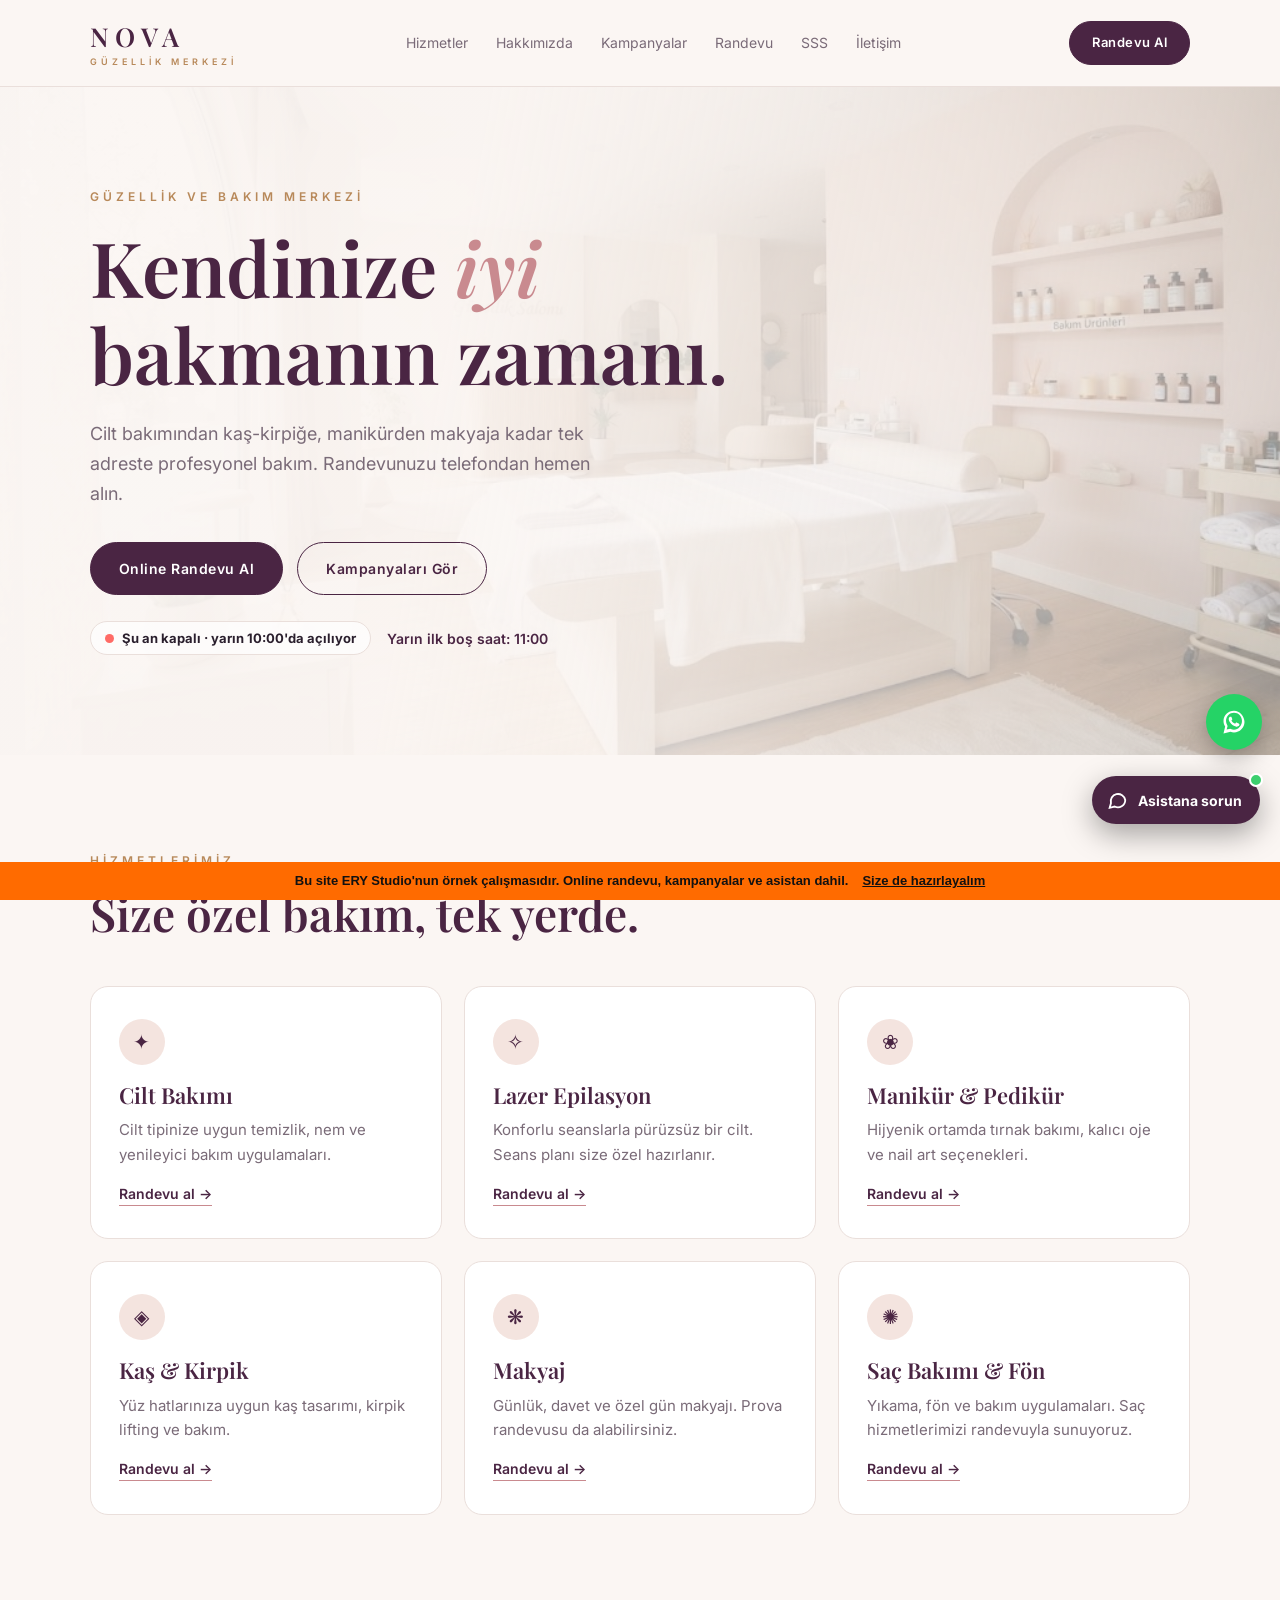
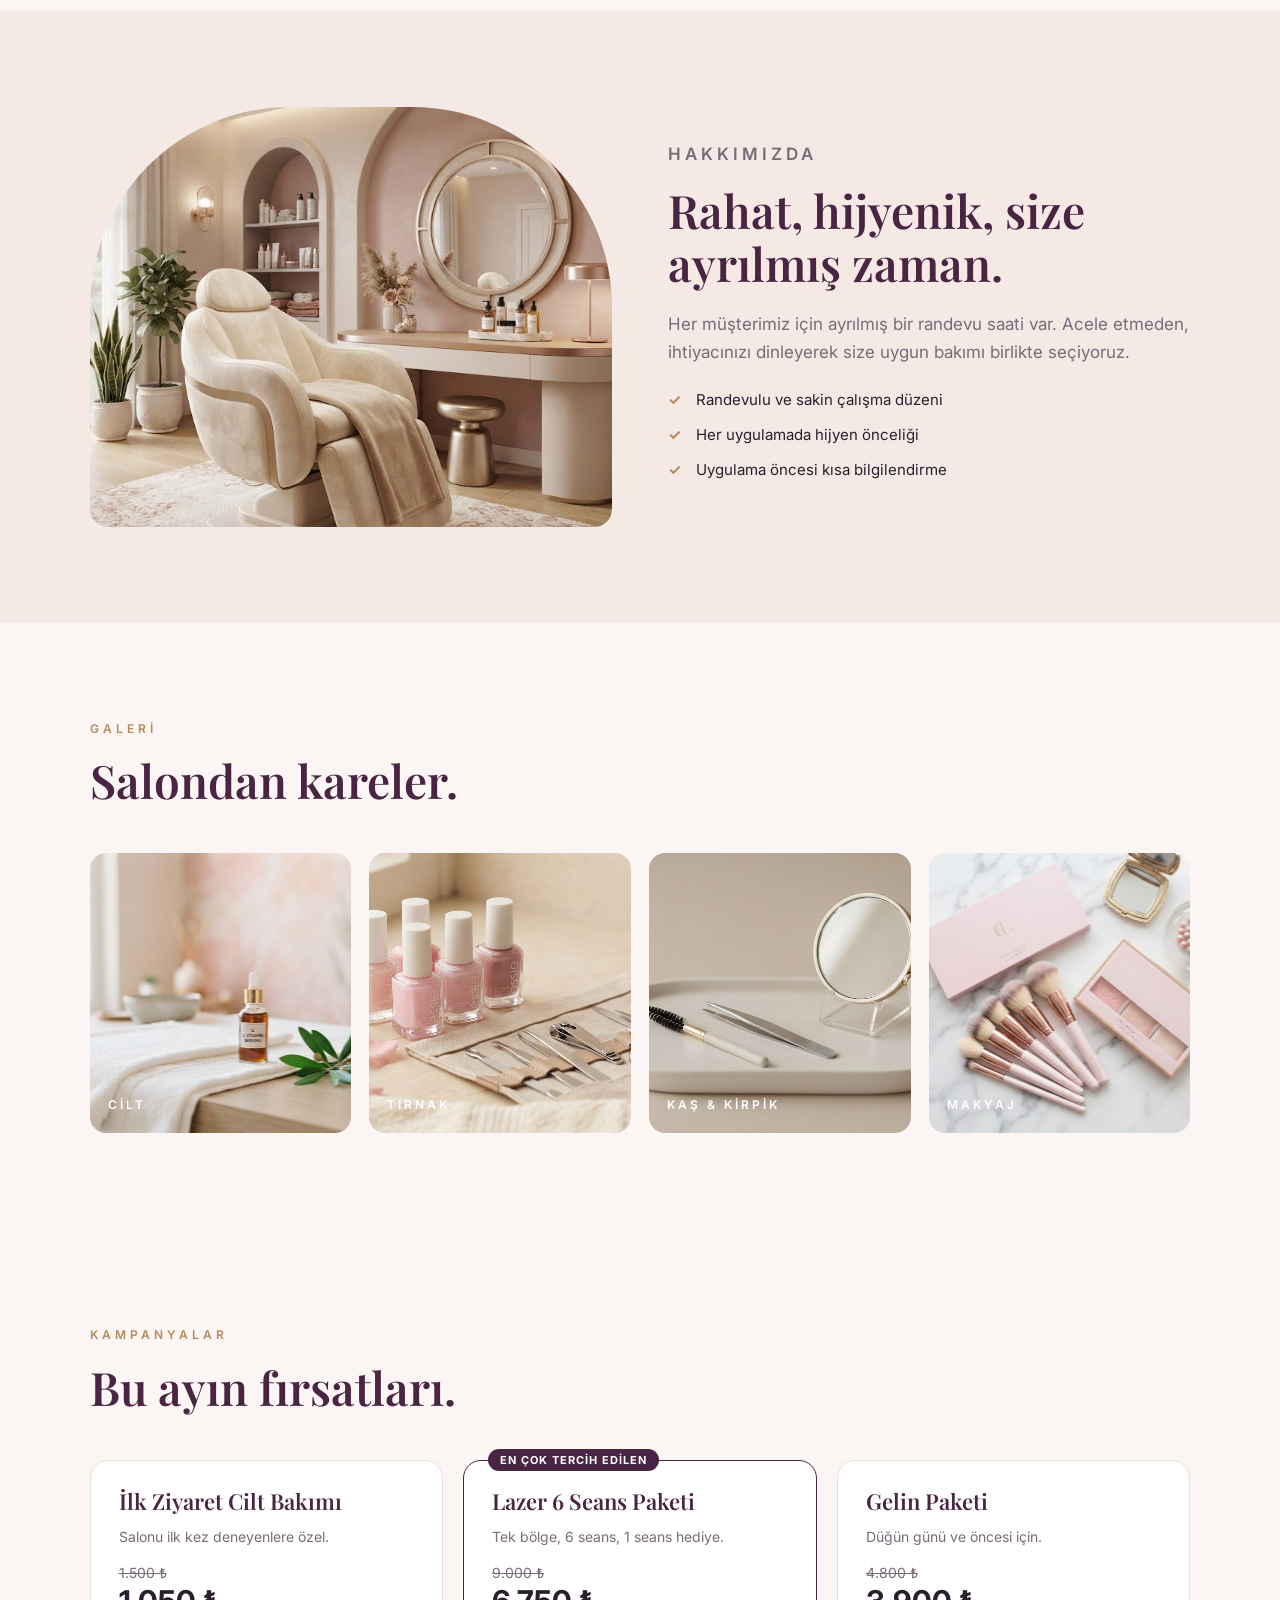
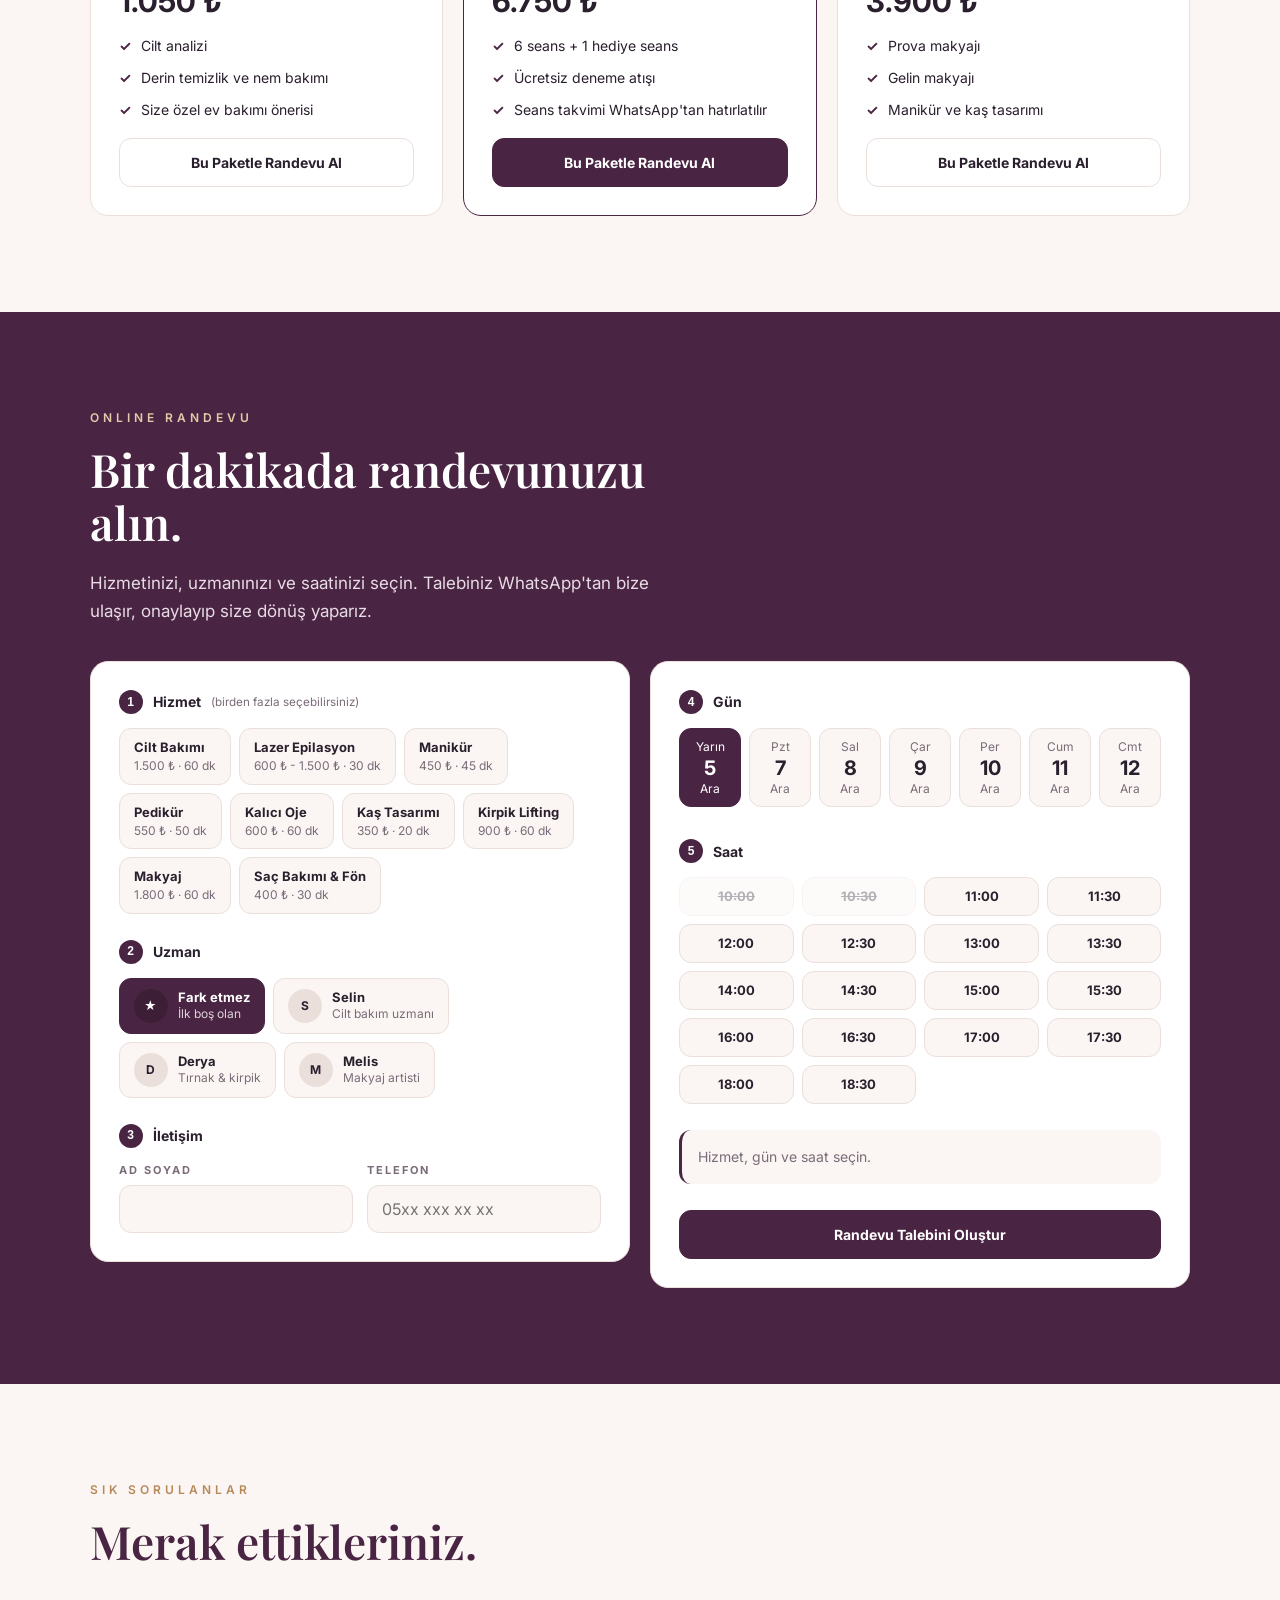
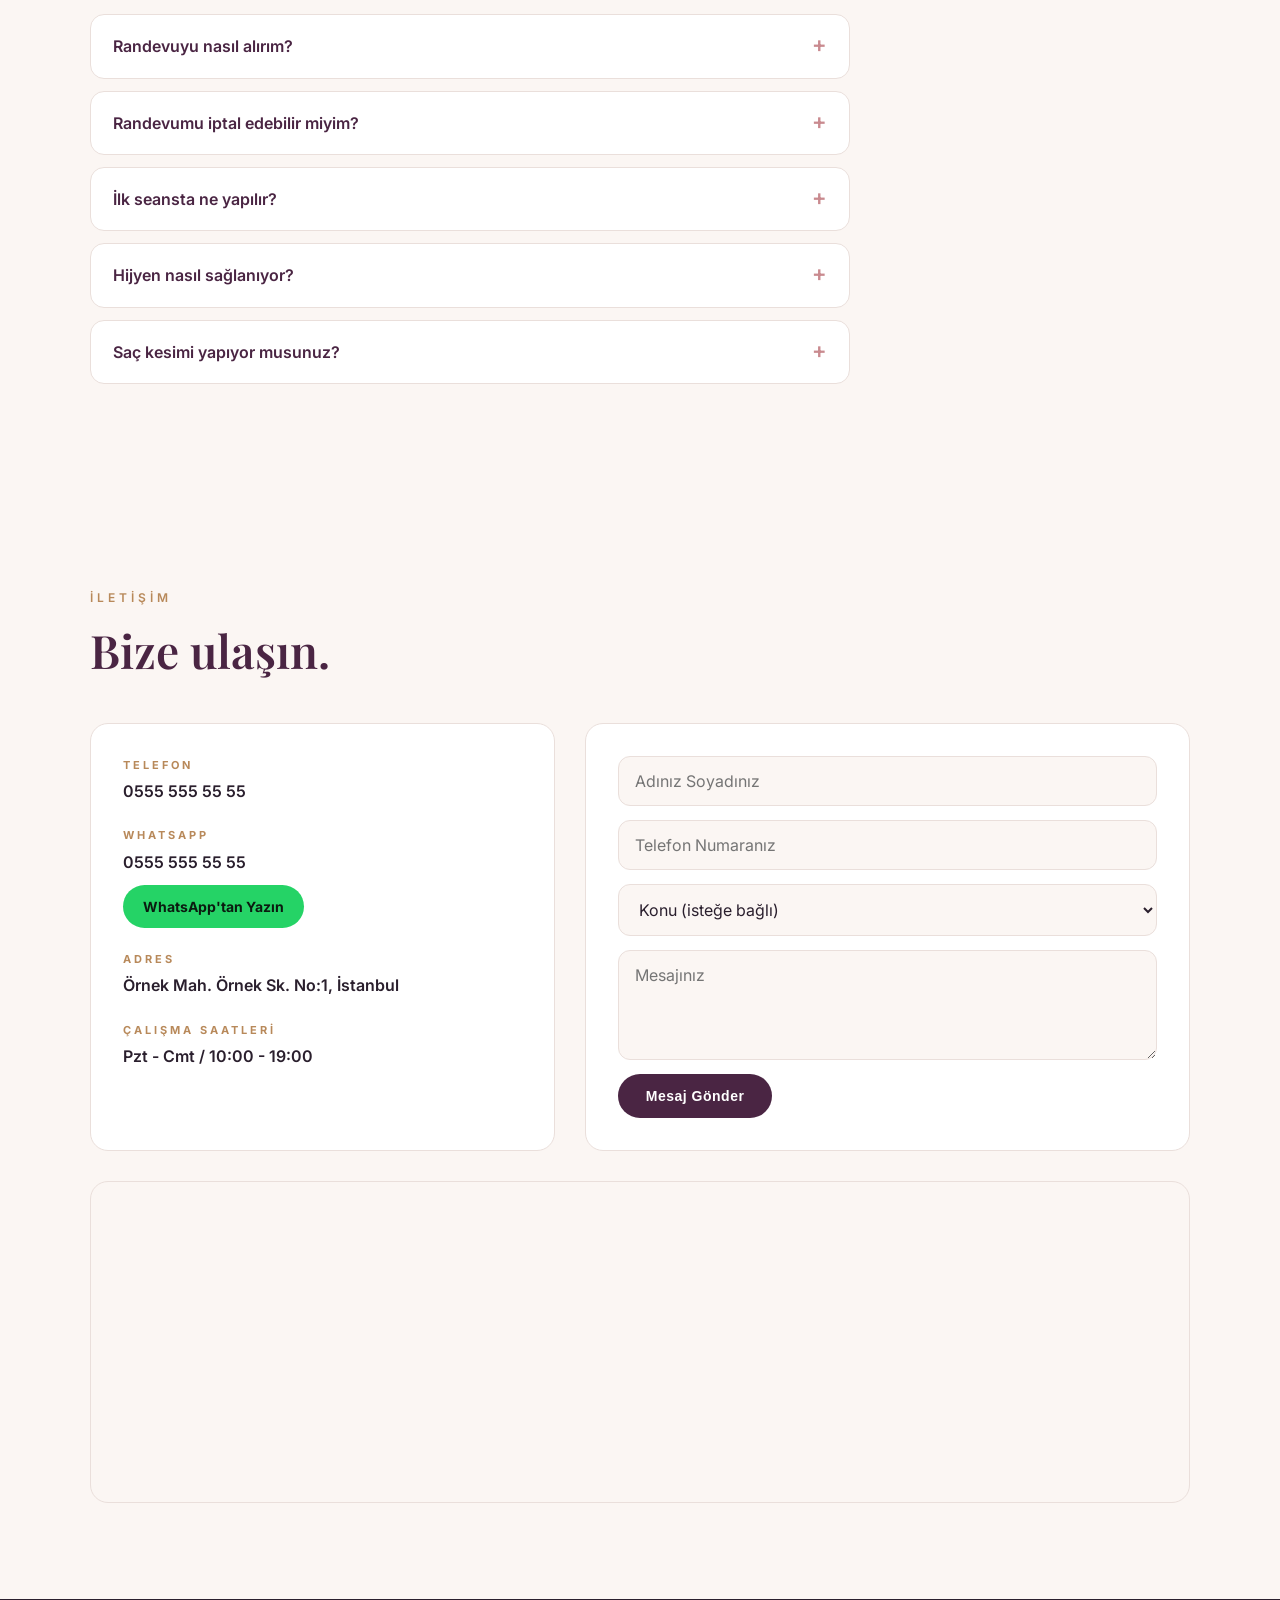
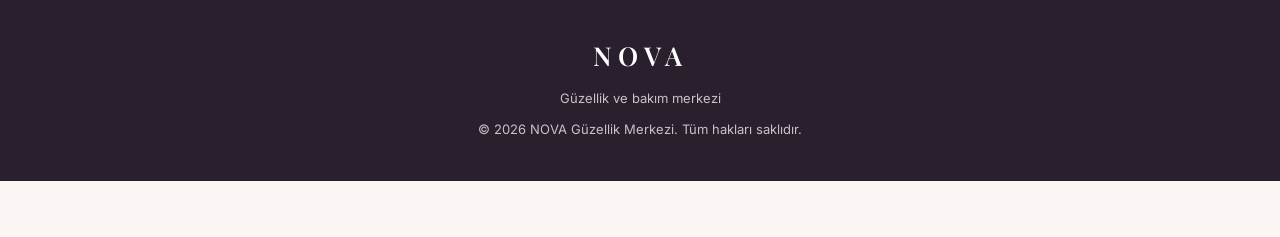
<file: index.html>
<!DOCTYPE html>
<html lang="tr">
<head>
<meta charset="UTF-8">
<meta name="viewport" content="width=device-width, initial-scale=1.0">
<meta name="description" content="Cilt bakımı, lazer epilasyon, manikür-pedikür, kaş-kirpik ve makyaj hizmetleri. Randevunuzu telefondan hemen alın.">
<link rel="icon" type="image/svg+xml" href="images/favicon.svg">
<link rel="icon" type="image/png" sizes="48x48" href="images/favicon.png">
<link rel="apple-touch-icon" href="images/apple-touch-icon.png">
<meta name="theme-color" content="#4a2543">
<title>NOVA | Güzellik ve Bakım Merkezi</title>
<link rel="preconnect" href="https://fonts.googleapis.com">
<link rel="preconnect" href="https://fonts.gstatic.com" crossorigin>
<link href="https://fonts.googleapis.com/css2?family=Inter:wght@400;600;700&family=Playfair+Display:ital,wght@0,600;1,600&display=swap" rel="stylesheet">
<link rel="stylesheet" href="style.css">
<link rel="stylesheet" href="ery-kit.css">
<style>
  /* ERY Kit renkleri ve yeni bölümler */
  :root { --k-panel:#fff; --k-field:#fbf6f3; --k-line:#eadfdb; --k-text:#2a1f2d; --k-muted:#7a6b78; --k-accent:#4a2543; --k-on-accent:#fff; --k-radius:18px; --k-pill:12px; --k-font:'Inter',Arial,sans-serif; --k-shadow:0 20px 60px rgba(74,37,67,.25); }
  .kit-lead { max-width: 600px; margin: -26px 0 36px; font-size: 17px; }
  .steps .kit-lead { color: #e8dbe5; }
  .packs-section { padding: 96px 7%; }
  .hero-status { display: flex; flex-wrap: wrap; gap: 10px 16px; align-items: center; margin-top: 26px; }
  .hero-status [data-k-next] { color: var(--plum); font-weight: 600; font-size: 14px; }
  .k-pack h3, .k-loyal h3 { font-family: 'Playfair Display', Georgia, serif; color: var(--plum); }
  .k-step b { font-family: Arial, sans-serif; }
  .wa-float { bottom: 150px; }
  @media (max-width: 700px) { .packs-section { padding: 56px 5%; } .kit-lead { margin: -16px 0 26px; font-size: 16px; } .wa-float { bottom: 158px; } }
</style>
<script src="script.js" defer></script>
<script src="site.js" defer></script>
<script src="ery-kit.js" defer></script>
</head>
<body>

<!--
  MÜŞTERİYE TESLİM EDERKEN DEĞİŞTİRİLECEKLER:
  1) İşletme adı (NOVA), telefon: 0555 555 55 55 / +905555555555 (tel, WhatsApp, hero)
  2) Adres, çalışma saatleri ve harita (iframe + "Yol Tarifi Al" linki)
  3) Form adresi (formsubmit.co/...) ve _next adresi
  4) Hizmet listesini işletmeye göre düzenle (saç hizmeti gerekmiyorsa son kartı sil)
  5) Alttaki "örnek çalışma" şeridini (class="ery-demo") sil
-->

<header class="header">
    <a href="index.html" class="logo">NOVA<small>GÜZELLİK MERKEZİ</small></a>
    <nav id="menu">
        <a href="#hizmetler">Hizmetler</a>
        <a href="#hakkimizda">Hakkımızda</a>
        <a href="#kampanya">Kampanyalar</a>
        <a href="#randevu">Randevu</a>
        <a href="#sss">SSS</a>
        <a href="#iletisim">İletişim</a>
    </nav>
    <a href="#randevu" class="btn small head-cta">Randevu Al</a>
    <button class="menu-toggle" type="button" aria-label="Menüyü aç" aria-expanded="false" aria-controls="menu"><span></span><span></span><span></span></button>
</header>

<main>
<section class="hero" id="anasayfa">
    <div class="hero-content">
        <p class="eyebrow">GÜZELLİK VE BAKIM MERKEZİ</p>
        <h1>Kendinize <em>iyi</em> bakmanın zamanı.</h1>
        <p class="lead">Cilt bakımından kaş-kirpiğe, manikürden makyaja kadar tek adreste profesyonel bakım. Randevunuzu telefondan hemen alın.</p>
        <div class="actions">
            <a href="#randevu" class="btn">Online Randevu Al</a>
            <a href="#kampanya" class="btn ghost">Kampanyaları Gör</a>
        </div>
        <div class="hero-status">
            <p data-k-open class="light">Pzt - Cmt / 10:00 - 19:00</p>
            <p data-k-next></p>
        </div>
    </div>
</section>

<section class="services" id="hizmetler">
    <div class="heading">
        <p class="label">HİZMETLERİMİZ</p>
        <h2>Size özel bakım, tek yerde.</h2>
    </div>
    <div class="service-grid">
        <article class="card"><div class="ic">✦</div><h3>Cilt Bakımı</h3><p>Cilt tipinize uygun temizlik, nem ve yenileyici bakım uygulamaları.</p><a class="pick" href="#randevu" data-service="Cilt Bakımı" data-k-pick="cilt">Randevu al →</a></article>
        <article class="card"><div class="ic">✧</div><h3>Lazer Epilasyon</h3><p>Konforlu seanslarla pürüzsüz bir cilt. Seans planı size özel hazırlanır.</p><a class="pick" href="#randevu" data-service="Lazer Epilasyon" data-k-pick="lazer">Randevu al →</a></article>
        <article class="card"><div class="ic">❀</div><h3>Manikür &amp; Pedikür</h3><p>Hijyenik ortamda tırnak bakımı, kalıcı oje ve nail art seçenekleri.</p><a class="pick" href="#randevu" data-service="Manikür &amp; Pedikür" data-k-pick="mani">Randevu al →</a></article>
        <article class="card"><div class="ic">◈</div><h3>Kaş &amp; Kirpik</h3><p>Yüz hatlarınıza uygun kaş tasarımı, kirpik lifting ve bakım.</p><a class="pick" href="#randevu" data-service="Kaş &amp; Kirpik" data-k-pick="kas">Randevu al →</a></article>
        <article class="card"><div class="ic">❋</div><h3>Makyaj</h3><p>Günlük, davet ve özel gün makyajı. Prova randevusu da alabilirsiniz.</p><a class="pick" href="#randevu" data-service="Makyaj" data-k-pick="makyaj">Randevu al →</a></article>
        <article class="card"><div class="ic">✺</div><h3>Saç Bakımı &amp; Fön</h3><p>Yıkama, fön ve bakım uygulamaları. Saç hizmetlerimizi randevuyla sunuyoruz.</p><a class="pick" href="#randevu" data-service="Saç Bakımı &amp; Fön" data-k-pick="fon">Randevu al →</a></article>
    </div>
</section>

<section class="about" id="hakkimizda">
    <div class="about-image" role="img" aria-label="Salon içi"></div>
    <div>
        <p class="label">HAKKIMIZDA</p>
        <h2>Rahat, hijyenik, size ayrılmış zaman.</h2>
        <p>Her müşterimiz için ayrılmış bir randevu saati var. Acele etmeden, ihtiyacınızı dinleyerek size uygun bakımı birlikte seçiyoruz.</p>
        <ul class="perks">
            <li>Randevulu ve sakin çalışma düzeni</li>
            <li>Her uygulamada hijyen önceliği</li>
            <li>Uygulama öncesi kısa bilgilendirme</li>
        </ul>
    </div>
</section>

<section class="gallery" id="galeri">
    <div class="heading">
        <p class="label">GALERİ</p>
        <h2>Salondan kareler.</h2>
    </div>
    <div class="gallery-grid">
        <div tabindex="0" class="g g1" role="img" aria-label="Cilt bakımı">CİLT</div>
        <div tabindex="0" class="g g2" role="img" aria-label="Tırnak bakımı">TIRNAK</div>
        <div tabindex="0" class="g g3" role="img" aria-label="Kirpik ve kaş">KAŞ &amp; KİRPİK</div>
        <div tabindex="0" class="g g4" role="img" aria-label="Makyaj">MAKYAJ</div>
    </div>
</section>

<section class="packs-section" id="kampanya">
    <div class="heading">
        <p class="label">KAMPANYALAR</p>
        <h2>Bu ayın fırsatları.</h2>
    </div>
    <div data-k-packs></div>
</section>

<section class="steps" id="randevu">
    <div class="heading">
        <p class="label">ONLINE RANDEVU</p>
        <h2>Bir dakikada randevunuzu alın.</h2>
    </div>
    <p class="kit-lead">Hizmetinizi, uzmanınızı ve saatinizi seçin. Talebiniz WhatsApp'tan bize ulaşır, onaylayıp size dönüş yaparız.</p>
    <div data-k-booking></div>
</section>

<section class="faq" id="sss">
    <div class="heading">
        <p class="label">SIK SORULANLAR</p>
        <h2>Merak ettikleriniz.</h2>
    </div>
    <div class="faq-list">
        <details><summary>Randevuyu nasıl alırım?</summary><p>Sayfadaki online randevu bölümünden hizmetinizi, uzmanınızı ve boş saati seçebilirsiniz. Dilerseniz telefonla arayabilir ya da WhatsApp'tan yazabilirsiniz.</p></details>
        <details><summary>Randevumu iptal edebilir miyim?</summary><p>Elbette. Planınız değişirse bir gün önceden haber vermeniz yeterli, yeni bir saat ayarlarız.</p></details>
        <details><summary>İlk seansta ne yapılır?</summary><p>Önce cildiniz ve beklentileriniz hakkında kısa bir görüşme yapılır, ardından size uygun uygulama planlanır.</p></details>
        <details><summary>Hijyen nasıl sağlanıyor?</summary><p>Kullanılan ekipmanlar her müşteriden sonra temizlenir, tek kullanımlık ürünler yenilenir.</p></details>
        <details><summary>Saç kesimi yapıyor musunuz?</summary><p>Saç bakımı ve fön hizmeti veriyoruz. Saç kesimi için lütfen bize danışın.</p></details>
    </div>
</section>

<section class="contact" id="iletisim">
    <div class="heading">
        <p class="label">İLETİŞİM</p>
        <h2>Bize ulaşın.</h2>
    </div>
    <div class="contact-grid">
        <div class="info">
            <div class="item"><span>TELEFON</span><strong><a href="tel:+905555555555">0555 555 55 55</a></strong></div>
            <div class="item"><span>WHATSAPP</span><strong><a href="https://wa.me/905555555555" target="_blank" rel="noopener">0555 555 55 55</a></strong><br><a href="https://wa.me/905555555555" target="_blank" rel="noopener" class="wa">WhatsApp'tan Yazın</a></div>
            <div class="item"><span>ADRES</span><strong>Örnek Mah. Örnek Sk. No:1, İstanbul</strong></div>
            <div class="item"><span>ÇALIŞMA SAATLERİ</span><strong>Pzt - Cmt / 10:00 - 19:00</strong></div>
        </div>

        <!-- Örnek form: mesajlar ERY Studio'ya düşer. Müşteriye teslimde adresi değiştir. -->
        <form class="form" action="https://formsubmit.co/iletisim@erystudio.com" method="POST">
            <input type="hidden" name="_subject" value="NOVA Güzellik ÖRNEK SİTE - Form Denemesi">
            <input type="hidden" name="_template" value="table">
            <input type="hidden" name="_captcha" value="false">
            <input type="hidden" name="_next" value="https://emreryurek.github.io/guzellik/tesekkurler.html">
            <input type="text" name="_honey" class="hp" tabindex="-1" autocomplete="off">
            <input type="text" name="name" placeholder="Adınız Soyadınız" autocomplete="name" required>
            <input type="tel" name="phone" placeholder="Telefon Numaranız" autocomplete="tel" required>
            <select name="service">
                <option value="">Konu (isteğe bağlı)</option>
                <option>Cilt Bakımı</option>
                <option>Lazer Epilasyon</option>
                <option>Manikür &amp; Pedikür</option>
                <option>Kaş &amp; Kirpik</option>
                <option>Makyaj</option>
                <option>Saç Bakımı &amp; Fön</option>
            </select>
            <textarea name="message" rows="4" placeholder="Mesajınız"></textarea>
            <button type="submit" class="btn">Mesaj Gönder</button>
        </form>
    </div>

    <div class="map">
        <iframe src="https://www.google.com/maps?q=Istanbul%2C%20Turkey&output=embed" title="NOVA konum haritası" loading="lazy" allowfullscreen referrerpolicy="no-referrer-when-downgrade"></iframe>
    </div>
</section>
</main>

<footer>
    <a href="index.html" class="logo">NOVA</a>
    <p>Güzellik ve bakım merkezi</p>
    <p>© 2026 NOVA Güzellik Merkezi. Tüm hakları saklıdır.</p>
</footer>

<a class="wa-float" href="https://wa.me/905555555555?text=Merhaba%2C%20randevu%20almak%20istiyorum." target="_blank" rel="noopener" aria-label="WhatsApp ile randevu al"><svg viewBox="0 0 32 32" width="28" height="28" fill="#fff" aria-hidden="true"><path d="M16 3C9.4 3 4 8.3 4 14.9c0 2.3.7 4.5 1.9 6.3L4 29l8-1.9c1.2.6 2.6.9 4 .9 6.6 0 12-5.3 12-11.9S22.600 3 16 3zm0 21.800c-1.300 0-2.600-.3-3.700-.9l-.5-.3-4.200 1 1.100-4-.3-.5a9.700 9.700 0 0 1-1.500-5.200C6.900 9.500 11 5.500 16 5.500s9.100 4 9.100 9.400-4.100 9.900-9.100 9.900zm5-7.400c-.3-.1-1.600-.8-1.900-.9-.3-.1-.5-.1-.7.100l-.9 1.100c-.2.200-.3.200-.6.100-1.600-.8-2.700-1.400-3.700-3.200-.3-.5.300-.5.800-1.500.1-.2 0-.4 0-.5l-.9-2.200c-.2-.5-.4-.5-.7-.5h-.6c-.2 0-.5.100-.8.400-.3.300-1 1-1 2.500s1.100 2.900 1.200 3.100c.1.200 2.100 3.300 5.200 4.600 1.900.8 2.700.9 3.600.7.600-.1 1.700-.7 2-1.400.2-.7.200-1.200.2-1.400-.1-.1-.3-.2-.6-.3z"/></svg></a>

<div class="lightbox" id="lightbox" hidden role="dialog" aria-modal="true" aria-label="Görsel"><button class="lb-close" aria-label="Kapat">×</button><div class="lb-img"></div></div>

<div class="ery-demo">
    <span>Bu site ERY Studio'nun örnek çalışmasıdır. Online randevu, kampanyalar ve asistan dahil.</span>
    <a href="https://wa.me/905325023600?text=Merhaba%2C%20g%C3%BCzellik%20salonu%20%C3%B6rne%C4%9Fini%20g%C3%B6rd%C3%BCm%2C%20bana%20da%20site%20istiyorum." target="_blank" rel="noopener">Size de hazırlayalım</a>
</div>

</body>
</html>
</file>
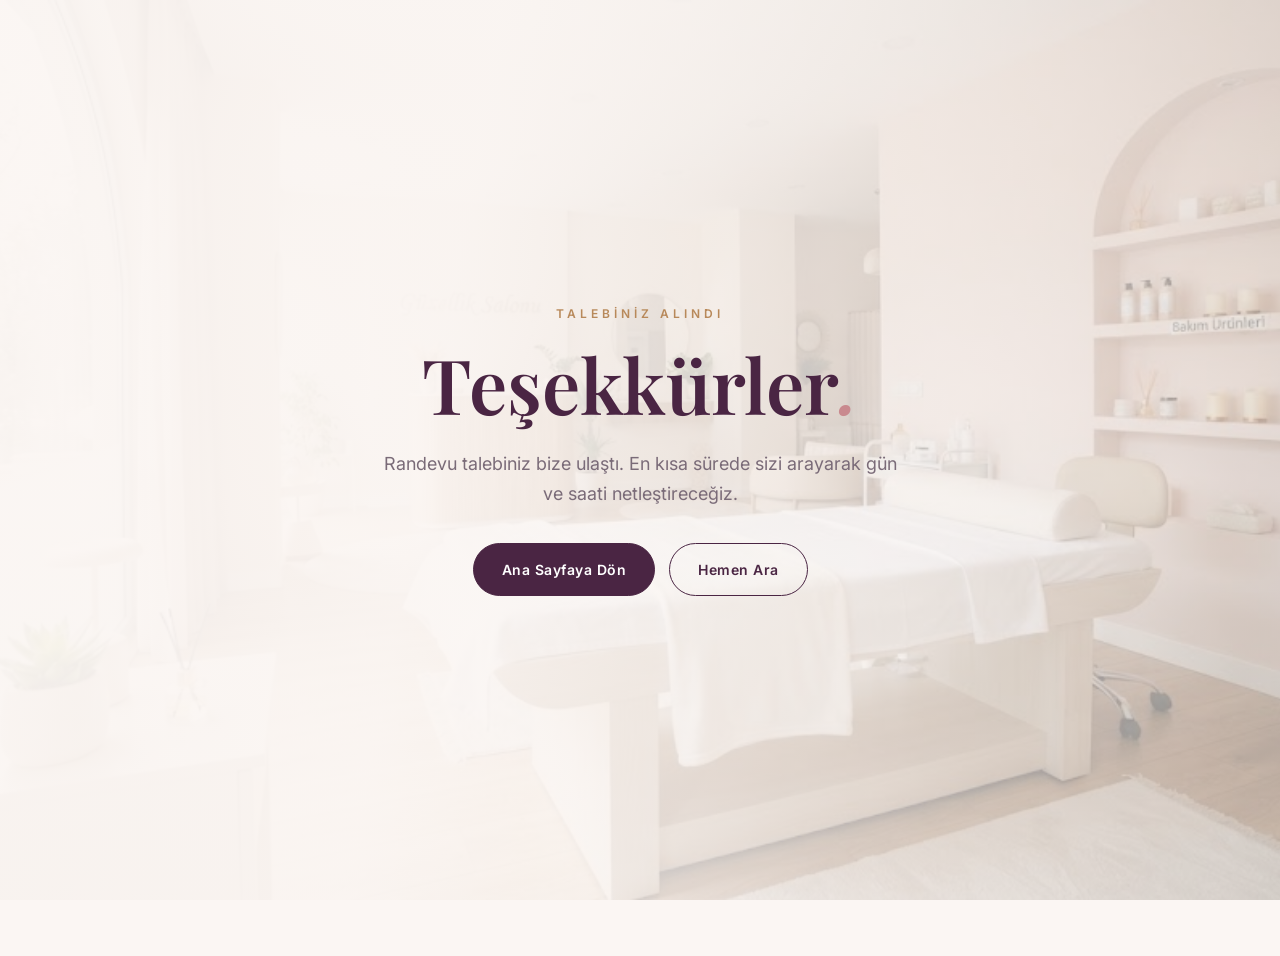
<file: tesekkurler.html>
<!DOCTYPE html>
<html lang="tr">
<head>
<meta charset="UTF-8">
<meta name="viewport" content="width=device-width, initial-scale=1.0">
<meta name="robots" content="noindex">
<link rel="icon" type="image/svg+xml" href="images/favicon.svg">
<link rel="icon" type="image/png" sizes="48x48" href="images/favicon.png">
<link rel="apple-touch-icon" href="images/apple-touch-icon.png">
<meta name="theme-color" content="#4a2543">
<title>Teşekkürler | NOVA Güzellik Merkezi</title>
<link rel="preconnect" href="https://fonts.googleapis.com">
<link rel="preconnect" href="https://fonts.gstatic.com" crossorigin>
<link href="https://fonts.googleapis.com/css2?family=Inter:wght@400;600;700&family=Playfair+Display:ital,wght@0,600;1,600&display=swap" rel="stylesheet">
<link rel="stylesheet" href="style.css">
</head>
<body>
<section class="hero" style="min-height:100vh;justify-content:center;text-align:center">
    <div class="hero-content">
        <p class="eyebrow">TALEBİNİZ ALINDI</p>
        <h1>Teşekkürler<em>.</em></h1>
        <p class="lead" style="margin-left:auto;margin-right:auto">Randevu talebiniz bize ulaştı. En kısa sürede sizi arayarak gün ve saati netleştireceğiz.</p>
        <div class="actions" style="justify-content:center">
            <a href="index.html" class="btn">Ana Sayfaya Dön</a>
            <a href="tel:+905555555555" class="btn ghost">Hemen Ara</a>
        </div>
    </div>
</section>
</body>
</html>
</file>
<file: style.css>
/* NOVA Güzellik Merkezi - ERY Studio örnek çalışması */
:root{--bg:#fbf6f3;--card:#fff;--ink:#2a1f2d;--muted:#7a6b78;--plum:#4a2543;--rose:#c98a8f;--gold:#b8895a;--line:#eadfdb}
*{box-sizing:border-box;margin:0;padding:0}
html{scroll-behavior:smooth}
body{font-family:'Inter',Arial,sans-serif;background:var(--bg);color:var(--ink);line-height:1.65;padding-bottom:56px}
h1,h2,h3{font-family:'Playfair Display',Georgia,serif;font-weight:600;line-height:1.15}
a{color:inherit;text-decoration:none}
section[id]{scroll-margin-top:72px}
a:focus-visible,button:focus-visible,input:focus-visible,select:focus-visible,textarea:focus-visible{outline:2px solid var(--plum);outline-offset:2px}

.header{position:sticky;top:0;z-index:1000;display:flex;justify-content:space-between;align-items:center;gap:16px;padding:16px 7%;background:rgba(251,246,243,.95);backdrop-filter:blur(6px);border-bottom:1px solid var(--line)}
.logo{font-family:'Playfair Display',Georgia,serif;font-size:26px;letter-spacing:6px;color:var(--plum);font-weight:600}
.logo small{display:block;font-family:'Inter',Arial,sans-serif;font-size:9px;letter-spacing:4px;color:var(--gold);font-weight:600;margin-top:-4px}
nav{display:flex;gap:28px}
nav a{font-size:14px;color:var(--muted);transition:.3s}
nav a:hover{color:var(--plum)}
.btn{display:inline-block;padding:14px 28px;background:var(--plum);color:#fff;border:1px solid var(--plum);border-radius:40px;font-weight:600;font-size:14px;letter-spacing:.5px;text-align:center;cursor:pointer;transition:.3s}
.btn:hover{background:#3a1c35;transform:translateY(-2px)}
.btn.ghost{background:transparent;color:var(--plum)}
.btn.ghost:hover{background:var(--plum);color:#fff}
.btn.small{padding:10px 22px;font-size:13px}

.hero{position:relative;display:flex;align-items:center;min-height:640px;padding:100px 7%;background:linear-gradient(100deg,rgba(251,246,243,.96) 35%,rgba(251,246,243,.55) 100%),url('images/hero.jpg') center/cover no-repeat,radial-gradient(circle at 80% 30%,#e8c9c6,#f4e4df 55%,#fbf6f3)}
.hero-content{max-width:640px}
.eyebrow,.label{color:var(--gold);font-size:12px;font-weight:600;letter-spacing:4px;margin-bottom:16px}
.hero h1{font-size:clamp(42px,6vw,76px);color:var(--plum);margin-bottom:22px}
.hero h1 em{font-style:italic;color:var(--rose)}
.hero p.lead{font-size:18px;color:var(--muted);max-width:520px;margin-bottom:34px}
.actions{display:flex;gap:14px;flex-wrap:wrap}

.services,.about,.gallery,.steps,.contact{padding:96px 7%}
.heading{max-width:640px;margin-bottom:46px}
.heading h2{font-size:clamp(32px,4vw,46px);color:var(--plum)}
.service-grid{display:grid;grid-template-columns:repeat(3,1fr);gap:22px}
.card{padding:32px 28px;background:var(--card);border:1px solid var(--line);border-radius:18px;transition:.3s}
.card:hover{transform:translateY(-5px);box-shadow:0 14px 34px rgba(74,37,67,.1);border-color:var(--rose)}
.card .ic{display:flex;align-items:center;justify-content:center;width:46px;height:46px;margin-bottom:18px;border-radius:50%;background:#f4e4df;color:var(--plum);font-size:20px}
.card h3{font-size:22px;margin-bottom:10px;color:var(--plum)}
.card p{color:var(--muted);font-size:15px}

.about{display:grid;grid-template-columns:1fr 1fr;gap:56px;align-items:center;background:#f4e9e5}
.about-image{min-height:420px;border-radius:200px 200px 18px 18px;background:url('images/salon.jpg') center/cover,linear-gradient(160deg,#e3b9b6,#c98a8f 60%,#a96e7a)}
.about h2{font-size:clamp(32px,4vw,46px);color:var(--plum);margin-bottom:20px}
.about p{color:var(--muted);margin-bottom:16px;font-size:17px}
.perks{list-style:none;margin-top:22px}
.perks li{position:relative;padding-left:28px;margin-bottom:10px;font-size:15px}
.perks li:before{content:"✓";position:absolute;left:0;color:var(--gold);font-weight:700}

.gallery-grid{display:grid;grid-template-columns:repeat(4,1fr);gap:18px}
.g{display:flex;align-items:flex-end;min-height:280px;padding:18px;border-radius:16px;color:#fff;font-weight:600;letter-spacing:3px;font-size:12px;background-size:cover;background-position:center}
.g1{background-image:url('images/cilt.jpg'),linear-gradient(160deg,#e8c9c6,#c98a8f)}
.g2{background-image:url('images/tirnak.jpg'),linear-gradient(160deg,#d9b8c9,#9c6b8a)}
.g3{background-image:url('images/kirpik.jpg'),linear-gradient(160deg,#e0c3a8,#b8895a)}
.g4{background-image:url('images/makyaj.jpg'),linear-gradient(160deg,#cfa5b8,#7a4a66)}

.steps{background:var(--plum);color:#fff}
.steps .heading h2{color:#fff}.steps .label{color:#e6c9a8}
.step-grid{display:grid;grid-template-columns:repeat(3,1fr);gap:26px}
.step{padding:28px;border:1px solid rgba(255,255,255,.2);border-radius:18px}
.step b{display:block;font-family:'Playfair Display',Georgia,serif;font-size:42px;color:#e6c9a8;margin-bottom:6px}
.step p{color:#e8dbe5;font-size:15px}

.contact-grid{display:grid;grid-template-columns:1fr 1.3fr;gap:30px;max-width:1100px}
.info,.form{padding:32px;background:var(--card);border:1px solid var(--line);border-radius:18px}
.item{margin-bottom:22px}
.item span{display:block;font-size:11px;letter-spacing:3px;color:var(--gold);font-weight:700;margin-bottom:4px}
.item strong{font-weight:600;font-size:16px}
.wa{display:inline-block;margin-top:10px;padding:10px 20px;background:#25d366;color:#0b1a10;border-radius:40px;font-weight:700;font-size:14px}
.form{display:flex;flex-direction:column;gap:14px}
.form input,.form select,.form textarea{width:100%;padding:14px 16px;font:16px 'Inter',Arial,sans-serif;color:var(--ink);background:var(--bg);border:1px solid var(--line);border-radius:12px}
.form input:focus,.form select:focus,.form textarea:focus{border-color:var(--plum)}
.form .btn{border:0;align-self:flex-start}
.map{max-width:1100px;margin-top:30px;border-radius:18px;overflow:hidden;border:1px solid var(--line)}
.map iframe{display:block;width:100%;height:320px;border:0}

footer{padding:36px 7% 40px;text-align:center;background:#2a1f2d;color:#cbbfc8}
footer .logo{color:#fff;display:inline-block}
footer p{font-size:13px;margin-top:10px}

.ery-demo{position:fixed;left:0;right:0;bottom:0;z-index:2000;display:flex;justify-content:center;align-items:center;flex-wrap:wrap;gap:6px 14px;padding:10px 16px;background:#ff6b00;color:#111;font:bold 13px/1.4 Arial,sans-serif;text-align:center}
.ery-demo a{color:#111;text-decoration:underline;white-space:nowrap}
.hp{position:absolute;left:-9999px;opacity:0}

@media(max-width:1000px){.service-grid{grid-template-columns:repeat(2,1fr)}.gallery-grid{grid-template-columns:repeat(2,1fr)}.about,.contact-grid{grid-template-columns:1fr}.step-grid{grid-template-columns:1fr}.about-image{min-height:320px}}
@media(max-width:700px){
 nav{display:none}.header{padding:12px 5%}.logo{font-size:22px}
 .hero{min-height:0;padding:56px 5% 64px;background:linear-gradient(180deg,rgba(251,246,243,.94) 40%,rgba(251,246,243,.75)),url('images/hero.jpg') center/cover no-repeat,radial-gradient(circle at 80% 30%,#e8c9c6,#f4e4df 55%,#fbf6f3)}
 .hero p.lead{font-size:16px}.actions{flex-direction:column}.actions .btn{width:100%}
 .services,.about,.gallery,.steps,.contact{padding:56px 5%}
 .service-grid{grid-template-columns:1fr}.gallery-grid{grid-template-columns:1fr 1fr}.g{min-height:200px}
 .info,.form{padding:24px 20px}.form .btn{align-self:stretch}
 body{padding-bottom:74px}
}

/* JS ile gelen ekler */
.header.scrolled{box-shadow:0 6px 24px rgba(74,37,67,.08)}
.menu-toggle{display:none;flex-direction:column;justify-content:center;gap:5px;width:44px;height:44px;padding:0 11px;background:transparent;border:1px solid var(--line);border-radius:12px;cursor:pointer}
.menu-toggle span{display:block;height:2px;background:var(--plum);border-radius:2px;transition:.3s}
.menu-toggle[aria-expanded="true"] span:nth-child(1){transform:translateY(7px) rotate(45deg)}
.menu-toggle[aria-expanded="true"] span:nth-child(2){opacity:0}
.menu-toggle[aria-expanded="true"] span:nth-child(3){transform:translateY(-7px) rotate(-45deg)}
.js .reveal{opacity:0;transform:translateY(22px);transition:opacity .7s ease,transform .7s ease}
.js .reveal.in{opacity:1;transform:none}
@media (prefers-reduced-motion:reduce){.js .reveal{opacity:1;transform:none;transition:none}html{scroll-behavior:auto}}
@media(max-width:700px){
 .header{flex-wrap:wrap}
 .head-cta{margin-left:auto}
 .menu-toggle{display:flex}
 nav{display:none;flex-direction:column;gap:0;width:100%;order:3;padding:8px 0 4px}
 nav.open{display:flex}
 nav a{padding:13px 4px;font-size:16px;border-top:1px solid var(--line)}
}

/* Galeri: üzerine gelince hafif yukarı kalkma */
.g{transition:transform .35s ease,box-shadow .35s ease}
.js .g.reveal{transition:opacity .7s ease,transform .35s ease,box-shadow .35s ease}
.g:hover,.js .g.reveal.in:hover{transform:translateY(-8px);box-shadow:0 18px 36px rgba(74,37,67,.18)}
@media (prefers-reduced-motion:reduce){.g:hover,.js .g.reveal.in:hover{transform:none}}

/* Ek özellikler */
.pick{display:inline-block;margin-top:14px;font-size:14px;font-weight:600;color:var(--plum);border-bottom:1px solid var(--rose)}
.pick:hover{color:var(--rose)}
.faq{padding:96px 7%}
.faq-list{max-width:760px}
.faq details{background:var(--card);border:1px solid var(--line);border-radius:14px;margin-bottom:12px;padding:0 22px}
.faq summary{cursor:pointer;list-style:none;padding:18px 0;font-weight:600;color:var(--plum);display:flex;justify-content:space-between;gap:16px}
.faq summary::-webkit-details-marker{display:none}
.faq summary::after{content:'+';font-size:22px;line-height:1;color:var(--rose);transition:transform .25s}
.faq details[open] summary::after{transform:rotate(45deg)}
.faq details p{padding:0 0 18px;color:var(--muted);font-size:15px}
.wa-float{position:fixed;right:18px;bottom:76px;z-index:1900;width:56px;height:56px;border-radius:50%;background:#25d366;display:flex;align-items:center;justify-content:center;box-shadow:0 8px 22px rgba(0,0,0,.25);transition:transform .25s}
.wa-float:hover{transform:scale(1.08)}
.g{cursor:zoom-in}
.lightbox{position:fixed;inset:0;z-index:3000;background:rgba(20,10,20,.88);display:flex;align-items:center;justify-content:center;padding:24px}
.lightbox[hidden]{display:none}
.lb-img{width:min(90vw,900px);height:80vh;background-size:contain;background-position:center;background-repeat:no-repeat;border-radius:12px}
.lb-close{position:absolute;top:16px;right:22px;background:none;border:0;color:#fff;font-size:42px;line-height:1;cursor:pointer}
@media(max-width:700px){.faq{padding:56px 5%}}
</file>
<file: ery-kit.css>
/* ========================================
   ERY KIT - ery-kit.css
   Randevu, sipariş, sadakat kartı, açık/kapalı ve asistan.
   Renkler sitenin site.js / <style> içindeki --k-* değişkenlerinden gelir.
======================================== */

:root {
    --k-panel: #181818;
    --k-field: #101010;
    --k-line: #2f2f2f;
    --k-text: #ffffff;
    --k-muted: #a8a8a8;
    --k-accent: #c8a96b;
    --k-on-accent: #111111;
    --k-radius: 4px;
    --k-pill: 3px;
    --k-font: Arial, Helvetica, sans-serif;
    --k-good: #3ccf6e;
    --k-bad: #ff6b66;
    --k-shadow: 0 20px 60px rgba(0, 0, 0, .55);
}

[hidden] { display: none !important; }

.k, .k * { box-sizing: border-box; }
.k { font-family: var(--k-font); color: var(--k-text); line-height: 1.55; }

.k-grid { display: grid; grid-template-columns: 1fr 1fr; gap: 20px; align-items: start; }
.k-grid > *, .k-panel > * { min-width: 0; }

.k-panel {
    display: flex;
    flex-direction: column;
    gap: 26px;
    padding: 28px;
    background: var(--k-panel);
    border: 1px solid var(--k-line);
    border-radius: var(--k-radius);
}

.k-step {
    display: flex;
    align-items: center;
    gap: 10px;
    margin: 0 0 14px;
    font-size: 14px;
    font-weight: bold;
}

.k-step b {
    display: inline-grid;
    place-items: center;
    flex: none;
    width: 24px; height: 24px;
    background: var(--k-accent);
    color: var(--k-on-accent);
    border-radius: 50%;
    font-size: 12px;
}

.k-step small { color: var(--k-muted); font-weight: normal; }

.k-row { display: grid; grid-template-columns: 1fr 1fr; gap: 14px; }

.k-field { display: flex; flex-direction: column; gap: 6px; }

.k-field label {
    color: var(--k-muted);
    font-size: 11px;
    font-weight: bold;
    letter-spacing: 2px;
    text-transform: uppercase;
}

.k-field input, .k-field select, .k-field textarea {
    width: 100%;
    padding: 13px 14px;
    background: var(--k-field);
    color: var(--k-text);
    border: 1px solid var(--k-line);
    border-radius: var(--k-pill);
    font: 16px var(--k-font);
}

.k-field input:focus, .k-field select:focus, .k-field textarea:focus { border-color: var(--k-accent); outline: none; }

/* seçim kartları */

.k-opts { display: flex; flex-wrap: wrap; gap: 8px; }

.k-opt {
    display: inline-flex;
    flex-direction: column;
    align-items: flex-start;
    gap: 2px;
    padding: 10px 14px;
    background: var(--k-field);
    color: var(--k-text);
    border: 1px solid var(--k-line);
    border-radius: var(--k-pill);
    font: bold 13px/1.3 var(--k-font);
    text-align: left;
    cursor: pointer;
    transition: border-color .2s, background .2s;
}

.k-opt small { color: var(--k-muted); font-weight: normal; font-size: 12px; }
.k-opt:hover { border-color: var(--k-muted); }
.k-opt[aria-pressed="true"] { background: var(--k-accent); border-color: var(--k-accent); color: var(--k-on-accent); }
.k-opt[aria-pressed="true"] small { color: var(--k-on-accent); opacity: .8; }
.k-opt:disabled { opacity: .35; cursor: not-allowed; text-decoration: line-through; }

.k-staff .k-opt { flex-direction: row; align-items: center; gap: 10px; }
.k-av {
    display: grid;
    place-items: center;
    flex: none;
    width: 34px; height: 34px;
    background: var(--k-line);
    border-radius: 50%;
    font-size: 12px;
}
.k-opt[aria-pressed="true"] .k-av { background: rgba(0,0,0,.18); }

.k-days { display: flex; gap: 8px; overflow-x: auto; padding-bottom: 6px; scrollbar-width: thin; }

.k-day {
    flex: 0 0 auto;
    width: 62px;
    padding: 10px 0;
    background: var(--k-field);
    color: var(--k-muted);
    border: 1px solid var(--k-line);
    border-radius: var(--k-pill);
    font: 12px/1.3 var(--k-font);
    text-align: center;
    cursor: pointer;
}

.k-day strong { display: block; color: var(--k-text); font-size: 20px; }
.k-day[aria-pressed="true"] { background: var(--k-accent); border-color: var(--k-accent); color: var(--k-on-accent); }
.k-day[aria-pressed="true"] strong { color: var(--k-on-accent); }

.k-slots { display: grid; grid-template-columns: repeat(4, 1fr); gap: 8px; }
.k-slots .k-opt { align-items: center; padding: 10px 0; }
.k-slots-empty { grid-column: 1 / -1; color: var(--k-muted); font-size: 14px; }

.k-summary {
    padding: 16px;
    background: var(--k-field);
    border-left: 3px solid var(--k-accent);
    border-radius: var(--k-pill);
    color: var(--k-muted);
    font-size: 14px;
}

.k-summary strong { color: var(--k-text); }
.k-summary .k-total { display: block; margin-top: 6px; color: var(--k-text); font-size: 18px; font-weight: bold; }

.k-btn {
    display: block;
    width: 100%;
    padding: 15px 20px;
    background: var(--k-accent);
    color: var(--k-on-accent);
    border: 1px solid var(--k-accent);
    border-radius: var(--k-pill);
    font: bold 14px var(--k-font);
    text-align: center;
    cursor: pointer;
    transition: filter .2s;
}

.k-btn:hover { filter: brightness(1.08); }
.k-btn.ghost { background: transparent; color: var(--k-text); border-color: var(--k-line); }
.k-btn:disabled { opacity: .45; cursor: not-allowed; }

.k-err { margin: 0; color: var(--k-bad); font-size: 14px; font-weight: bold; }
.k-note { margin: 0; color: var(--k-muted); font-size: 13px; }

/* WhatsApp önizleme */

.k-preview { display: none; }
.k-preview.show { display: block; animation: k-rise .35s ease; }

.k-preview-head { margin-bottom: 14px; color: var(--k-good); font-weight: bold; }

.k-phone {
    max-width: 380px;
    padding: 16px;
    background: #0b141a;
    border: 1px solid #222;
    border-radius: 14px;
    color: #e9edef;
}

.k-phone-top {
    display: flex;
    align-items: center;
    gap: 10px;
    padding-bottom: 12px;
    margin-bottom: 12px;
    border-bottom: 1px solid #1f2c33;
    font-size: 14px;
    font-weight: bold;
}

.k-phone-top i {
    display: grid;
    place-items: center;
    width: 32px; height: 32px;
    background: var(--k-accent);
    color: var(--k-on-accent);
    border-radius: 50%;
    font-style: normal;
    font-size: 12px;
}

.k-phone-top small { display: block; color: #8696a0; font-weight: normal; font-size: 11px; }

.k-bubble {
    padding: 10px 12px;
    background: #005c4b;
    border-radius: 8px 0 8px 8px;
    font-size: 14px;
    line-height: 1.5;
    white-space: pre-line;
}

.k-bubble time { display: block; margin-top: 4px; color: #8fb8ae; font-size: 11px; text-align: right; }

.k-preview .k-btn { margin-top: 14px; }

.k-demo {
    margin-top: 16px;
    padding: 16px;
    background: rgba(255, 107, 0, .08);
    border: 1px dashed #ff6b00;
    border-radius: var(--k-pill);
    color: var(--k-text);
    font-size: 14px;
}

.k-demo a { color: #ff8a33; font-weight: bold; text-decoration: underline; }

/* açık / kapalı */

.k-open {
    display: inline-flex;
    align-items: center;
    gap: 8px;
    padding: 8px 14px;
    background: rgba(0, 0, 0, .4);
    border: 1px solid rgba(255, 255, 255, .15);
    border-radius: 30px;
    color: #eee;
    font: bold 13px var(--k-font);
}

.k-open i { width: 9px; height: 9px; border-radius: 50%; background: #888; }
.k-open.is-open i { background: var(--k-good); box-shadow: 0 0 0 4px rgba(60, 207, 110, .2); }
.k-open.is-closed i { background: var(--k-bad); }

.k-open.light { background: rgba(255, 255, 255, .7); border-color: var(--k-line); color: var(--k-text); }

/* sipariş */

.k-order { display: grid; grid-template-columns: 1.4fr 1fr; gap: 20px; align-items: start; }
.k-order > * { min-width: 0; }

.k-tabs { display: flex; gap: 8px; overflow-x: auto; padding-bottom: 4px; }
.k-tabs .k-opt { flex: none; align-items: center; }

.k-items { display: flex; flex-direction: column; }

.k-item {
    display: flex;
    align-items: center;
    gap: 14px;
    padding: 14px 0;
    border-bottom: 1px solid var(--k-line);
}

.k-item div { flex: 1; min-width: 0; }
.k-item strong { display: block; font-size: 16px; }
.k-item small { display: block; color: var(--k-muted); font-size: 13px; }
.k-item .k-price { flex: none; font-weight: bold; }

.k-qty { display: flex; align-items: center; gap: 8px; flex: none; }

.k-qty button {
    width: 34px; height: 34px;
    background: var(--k-field);
    color: var(--k-text);
    border: 1px solid var(--k-line);
    border-radius: 50%;
    font: bold 18px/1 var(--k-font);
    cursor: pointer;
}

.k-qty button.add { background: var(--k-accent); border-color: var(--k-accent); color: var(--k-on-accent); }
.k-qty span { min-width: 16px; text-align: center; font-weight: bold; }

.k-cart { position: sticky; top: 100px; }
.k-cart ul { margin: 0; padding: 0; list-style: none; }

.k-cart li {
    display: flex;
    justify-content: space-between;
    gap: 10px;
    padding: 8px 0;
    border-bottom: 1px solid var(--k-line);
    color: var(--k-muted);
    font-size: 14px;
}

.k-cart li span:last-child { color: var(--k-text); white-space: nowrap; }
.k-cart-total { display: flex; justify-content: space-between; font-size: 20px; font-weight: bold; }
.k-empty { color: var(--k-muted); font-size: 14px; }

/* sadakat kartı */

.k-loyal {
    display: grid;
    grid-template-columns: 1.1fr 1fr;
    gap: 28px;
    align-items: center;
    padding: 34px;
    background: var(--k-panel);
    border: 1px solid var(--k-accent);
    border-radius: var(--k-radius);
}

.k-stamps { display: grid; grid-template-columns: repeat(5, 1fr); gap: 12px; }

.k-stamp {
    display: grid;
    place-items: center;
    aspect-ratio: 1;
    border: 2px dashed var(--k-line);
    border-radius: 50%;
    color: var(--k-muted);
    font: bold 13px var(--k-font);
    transition: background .25s, border-color .25s, transform .25s;
}

.k-stamp.on { background: var(--k-accent); border: 2px solid var(--k-accent); color: var(--k-on-accent); transform: rotate(-8deg); }
.k-stamp.gift { border-style: solid; border-color: var(--k-accent); color: var(--k-accent); font-size: 18px; }
.k-stamp.gift.on { color: var(--k-on-accent); }

.k-loyal h3 { margin: 0 0 8px; font-size: 26px; }
.k-loyal p { margin: 0 0 18px; color: var(--k-muted); }
.k-loyal .k-count { margin-bottom: 18px; font-size: 15px; font-weight: bold; }
.k-loyal .k-btn + .k-btn { margin-top: 10px; }

/* paketler / kampanyalar */

.k-packs { display: grid; grid-template-columns: repeat(3, 1fr); gap: 20px; }

.k-pack {
    position: relative;
    display: flex;
    flex-direction: column;
    gap: 12px;
    padding: 28px;
    background: var(--k-panel);
    border: 1px solid var(--k-line);
    border-radius: var(--k-radius);
}

.k-pack.best { border-color: var(--k-accent); }

.k-pack .k-tag {
    position: absolute;
    top: -12px; left: 24px;
    padding: 4px 12px;
    background: var(--k-accent);
    color: var(--k-on-accent);
    border-radius: 20px;
    font: bold 11px var(--k-font);
    letter-spacing: 1px;
}

.k-pack h3 { margin: 0; font-size: 22px; }
.k-pack p { margin: 0; color: var(--k-muted); font-size: 14px; }
.k-pack .k-was { color: var(--k-muted); text-decoration: line-through; font-size: 14px; }
.k-pack .k-now { font-size: 30px; font-weight: bold; line-height: 1.1; }
.k-pack ul { margin: 0; padding: 0; list-style: none; flex: 1; }
.k-pack li { padding: 5px 0 5px 22px; position: relative; font-size: 14px; }
.k-pack li::before { content: "✓"; position: absolute; left: 0; color: var(--k-accent); font-weight: bold; }

/* asistan */

.k-bot-btn {
    position: fixed;
    right: 20px;
    bottom: 76px;
    z-index: 2100;

    display: flex;
    align-items: center;
    gap: 10px;
    padding: 13px 18px 13px 14px;

    background: var(--k-accent);
    color: var(--k-on-accent);
    border: 0;
    border-radius: 40px;
    box-shadow: 0 10px 30px rgba(0, 0, 0, .35);
    font: bold 14px var(--k-font);
    cursor: pointer;
    transition: transform .2s;
}

.k-bot-btn:hover { transform: translateY(-2px); }

.k-bot-btn .dot {
    position: absolute;
    top: -3px; right: -3px;
    width: 14px; height: 14px;
    background: var(--k-good);
    border: 2px solid #fff;
    border-radius: 50%;
}

.k-bot {
    position: fixed;
    right: 20px;
    bottom: 76px;
    z-index: 2200;

    display: none;
    flex-direction: column;
    width: 370px;
    height: min(560px, calc(100vh - 110px));

    background: var(--k-panel);
    color: var(--k-text);
    border: 1px solid var(--k-line);
    border-radius: 12px;
    box-shadow: var(--k-shadow);
    font-family: var(--k-font);
    overflow: hidden;
}

.k-bot.open { display: flex; animation: k-rise .25s ease; }

.k-bot-head {
    display: flex;
    align-items: center;
    gap: 12px;
    padding: 14px 16px;
    background: var(--k-field);
    border-bottom: 1px solid var(--k-line);
}

.k-bot-head .k-av { width: 38px; height: 38px; background: var(--k-accent); color: var(--k-on-accent); font-weight: bold; }
.k-bot-head strong { display: block; font-size: 15px; }
.k-bot-head small { color: var(--k-good); font-size: 12px; }

.k-bot-close {
    margin-left: auto;
    width: 34px; height: 34px;
    background: transparent;
    color: var(--k-muted);
    border: 1px solid var(--k-line);
    border-radius: 50%;
    font-size: 18px;
    cursor: pointer;
}

.k-log { flex: 1; display: flex; flex-direction: column; gap: 10px; padding: 16px; overflow-y: auto; }

.k-msg {
    max-width: 86%;
    padding: 10px 13px;
    border-radius: 12px;
    font-size: 14px;
    line-height: 1.5;
    white-space: pre-line;
}

.k-msg.in { align-self: flex-start; background: var(--k-field); border: 1px solid var(--k-line); border-bottom-left-radius: 3px; }
.k-msg.out { align-self: flex-end; background: var(--k-accent); color: var(--k-on-accent); border-bottom-right-radius: 3px; }
.k-msg a { color: inherit; font-weight: bold; text-decoration: underline; }

.k-typing { display: inline-flex; gap: 4px; }
.k-typing i { width: 6px; height: 6px; background: var(--k-muted); border-radius: 50%; animation: k-blink 1s infinite; }
.k-typing i:nth-child(2) { animation-delay: .15s; }
.k-typing i:nth-child(3) { animation-delay: .3s; }

.k-quick { display: flex; gap: 6px; padding: 0 16px 10px; overflow-x: auto; }

.k-quick button {
    flex: none;
    padding: 7px 12px;
    background: transparent;
    color: var(--k-text);
    border: 1px solid var(--k-line);
    border-radius: 20px;
    font: 12px var(--k-font);
    cursor: pointer;
}

.k-quick button:hover { border-color: var(--k-accent); }

.k-bot-form { display: flex; gap: 8px; padding: 12px; border-top: 1px solid var(--k-line); }

.k-bot-form input {
    flex: 1;
    min-width: 0;
    padding: 12px 14px;
    background: var(--k-field);
    color: var(--k-text);
    border: 1px solid var(--k-line);
    border-radius: 24px;
    font: 15px var(--k-font);
}

.k-bot-form input:focus { border-color: var(--k-accent); outline: none; }

.k-bot-form button {
    width: 44px;
    background: var(--k-accent);
    color: var(--k-on-accent);
    border: 0;
    border-radius: 50%;
    cursor: pointer;
}

.k-bot-foot { padding: 0 12px 10px; color: var(--k-muted); font-size: 11px; text-align: center; }

@keyframes k-rise { from { opacity: 0; transform: translateY(10px); } to { opacity: 1; transform: none; } }
@keyframes k-blink { 0%, 100% { opacity: .3; } 50% { opacity: 1; } }

@media (prefers-reduced-motion: reduce) {
    .k-preview.show, .k-bot.open { animation: none; }
    .k-stamp { transition: none; }
}

@media (max-width: 1000px) {
    .k-grid, .k-order, .k-loyal { grid-template-columns: 1fr; }
    .k-packs { grid-template-columns: 1fr; }
    .k-cart { position: static; }
}

@media (max-width: 700px) {
    .k-panel { padding: 20px; }
    .k-row { grid-template-columns: 1fr; }
    .k-slots { grid-template-columns: repeat(3, 1fr); }
    .k-loyal { padding: 22px; }
    .k-stamps { gap: 8px; }

    .k-bot-btn { right: 14px; bottom: 90px; padding: 13px; }
    .k-bot-btn span { display: none; }

    .k-bot {
        right: 0; left: 0; bottom: 0;
        width: auto;
        height: 100%;
        height: 100dvh;
        border-radius: 0;
        border: 0;
    }
}
</file>
